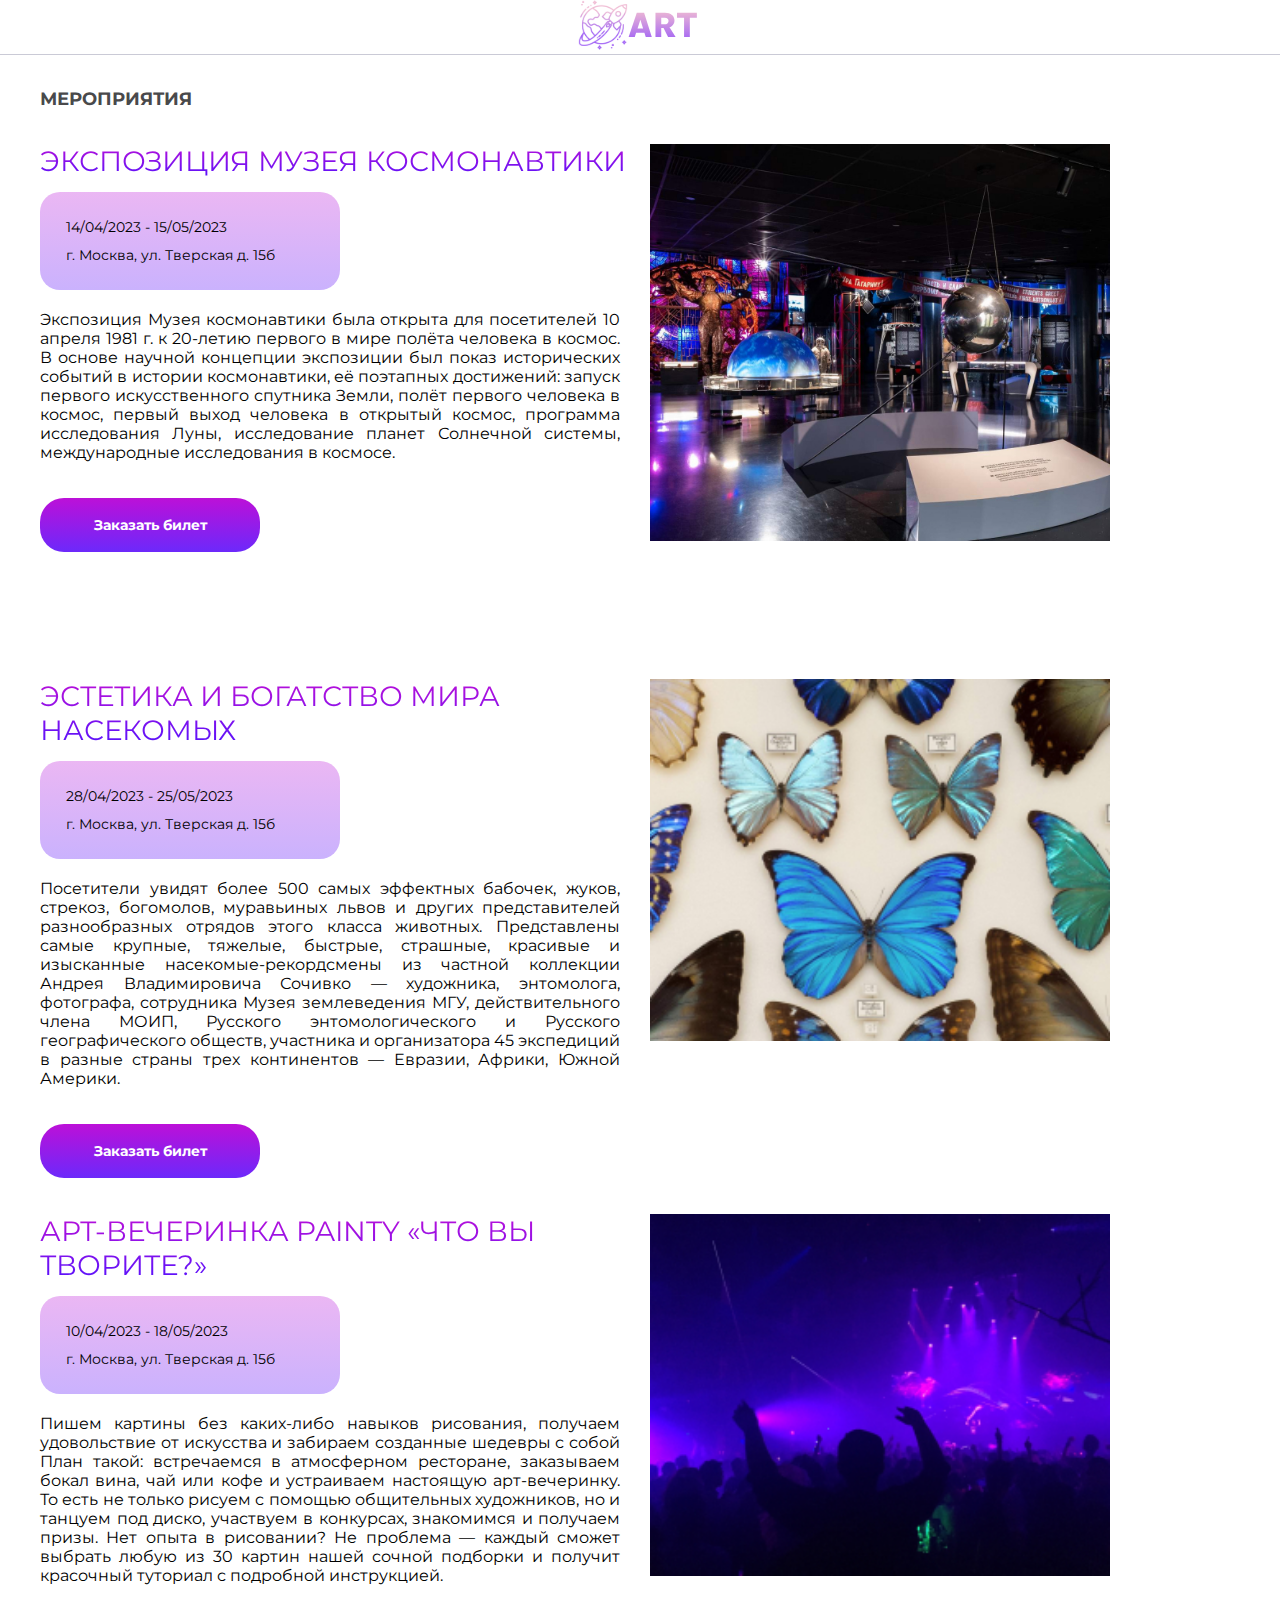
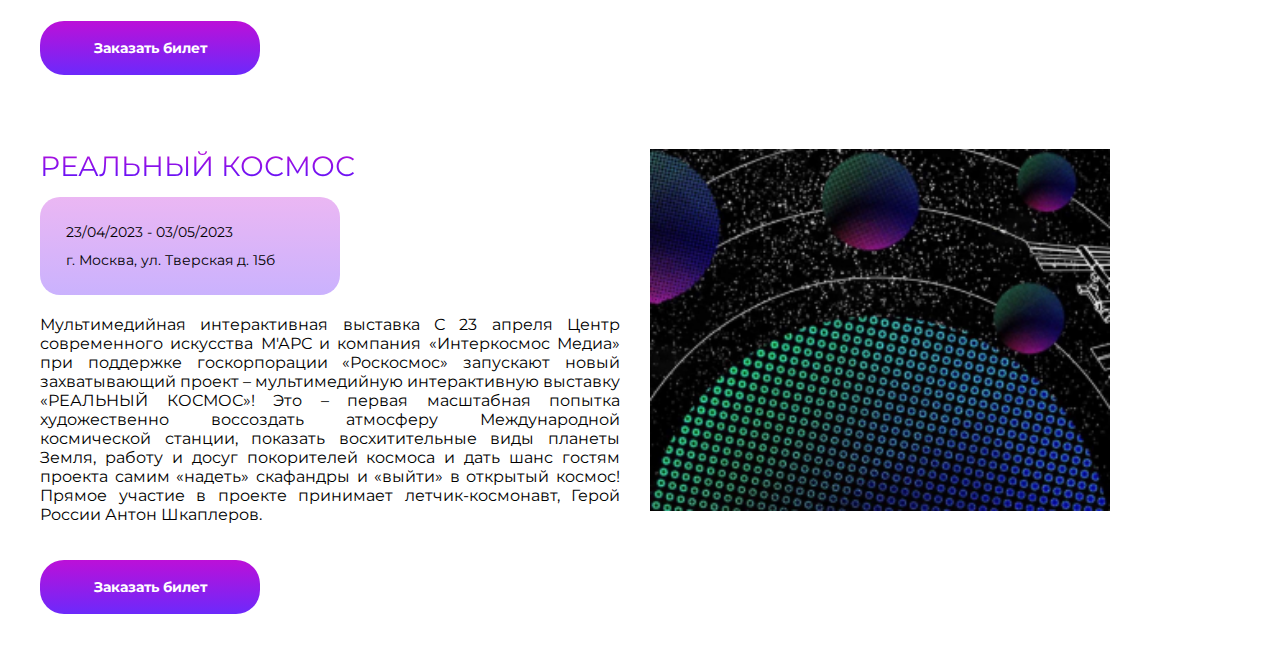
<file: event.html>
<!DOCTYPE html>
<html lang="ru">
<head>
    <meta charset="UTF-8">
    <meta http-equiv="X-UA-Compatible" content="IE=edge">
    <meta name="viewport" content="width=device-width, initial-scale=1.0">
    <title>ART</title>
    <link rel="preconnect" href="https://fonts.googleapis.com">
    <link rel="preconnect" href="https://fonts.gstatic.com" crossorigin>
    <link href="https://fonts.googleapis.com/css2?family=Inter:wght@700&family=Montserrat&family=Poppins&display=swap" rel="stylesheet">
    <link rel="stylesheet" href="css/event.css">
</head>
<body>
    <section>
        <header>
            <div class="logo">
                <a href="index.html"><img src="images/logo3.svg"></a>
            </div>
        </header>
        <div class="container">
            <h2>МЕРОПРИЯТИЯ</h2>
            <div class="events">
                <div class="event">
                    <p class="title">Экспозиция Музея космонавтики</p>
                    <div class="event__contacts">
                        <p class="contacts__date">14/04/2023 - 15/05/2023</p>
                        <p class="contacts__adress">г. Москва, ул. Тверская д. 15б</p>
                    </div>
                    <div class="event__text">
                        <p>Экспозиция Музея космонавтики была открыта для посетителей 10 апреля 1981 г. к 20-летию первого в мире полёта человека в космос. В основе научной концепции экспозиции был показ исторических событий в истории космонавтики, её поэтапных достижений: запуск первого искусственного спутника Земли, полёт первого человека в космос, первый выход человека в открытый космос, программа исследования Луны, исследование планет Солнечной системы, международные исследования в космосе.</p>
                    </div>  
                    <button class="buy-btn" onClick='location.href="ticket.html"'>Заказать билет</button>
                </div>
                <div class="event__img">
                    <img src="images/events1.jpg">
                </div>

                <div class="event">
                    <p class="title">Эстетика и богатство мира насекомых</p>
                    <div class="event__contacts">
                        <p class="contacts__date">28/04/2023 - 25/05/2023</p>
                        <p class="contacts__adress">г. Москва, ул. Тверская д. 15б</p>
                    </div>
                    <div class="event__text">
                        <p>Посетители увидят более 500 самых эффектных бабочек, жуков, стрекоз, богомолов, муравьиных львов и других представителей разнообразных отрядов этого класса животных. Представлены самые крупные, тяжелые, быстрые, страшные, красивые и изысканные насекомые-рекордсмены из частной коллекции Андрея Владимировича Сочивко — художника, энтомолога, фотографа, сотрудника Музея землеведения МГУ, действительного члена МОИП, Русского энтомологического и Русского географического обществ, участника и организатора 45 экспедиций в разные страны трех континентов — Евразии, Африки, Южной Америки. </p>
                    </div>  
                    <button class="buy-btn" onClick='location.href="ticket.html"'>Заказать билет</button>
                </div>
                <div class="event__img">
                    <img src="images/events2.jpg">
                </div>

                <div class="event">
                    <p class="title">Арт-вечеринка Painty «Что вы творите?»</p>
                    <div class="event__contacts">
                        <p class="contacts__date">10/04/2023 - 18/05/2023</p>
                        <p class="contacts__adress">г. Москва, ул. Тверская д. 15б</p>
                    </div>
                    <div class="event__text">
                        <p>Пишем картины без каких-либо навыков рисования, получаем удовольствие от искусства и забираем созданные шедевры с собой План такой: встречаемся в атмосферном ресторане, заказываем бокал вина, чай или кофе и устраиваем настоящую арт-вечеринку. То есть не только рисуем с помощью общительных художников, но и танцуем под диско, участвуем в конкурсах, знакомимся и получаем призы. Нет опыта в рисовании? Не проблема — каждый сможет выбрать любую из 30 картин нашей сочной подборки и получит красочный туториал с подробной инструкцией.</p>
                    </div>  
                    <button class="buy-btn" onClick='location.href="ticket.html"'>Заказать билет</button>
                </div>
                <div class="event__img">
                    <img src="images/events3.jpg">
                </div>

                <div class="event">
                    <p class="title">Реальный космос</p>
                    <div class="event__contacts">
                        <p class="contacts__date">23/04/2023 - 03/05/2023</p>
                        <p class="contacts__adress">г. Москва, ул. Тверская д. 15б</p>
                    </div>
                    <div class="event__text">
                        <p>Мультимедийная интерактивная выставка С 23 апреля Центр современного искусства М'АРС и компания «Интеркосмос Медиа» при поддержке госкорпорации «Роскосмос» запускают новый захватывающий проект – мультимедийную интерактивную выставку «РЕАЛЬНЫЙ КОСМОС»! Это – первая масштабная попытка художественно воссоздать атмосферу Международной космической станции, показать восхитительные виды планеты Земля, работу и досуг покорителей космоса и дать шанс гостям проекта самим «надеть» скафандры и «выйти» в открытый космос! Прямое участие в проекте принимает летчик-космонавт, Герой России Антон Шкаплеров. </p>
                    </div>  
                    <button class="buy-btn" onClick='location.href="ticket.html"'>Заказать билет</button>
                </div>
                <div class="event__img">
                    <img src="images/events4.jpg">
                </div>
            </div> 
          
        </div>
    </section>
</body>
</html>
</file>
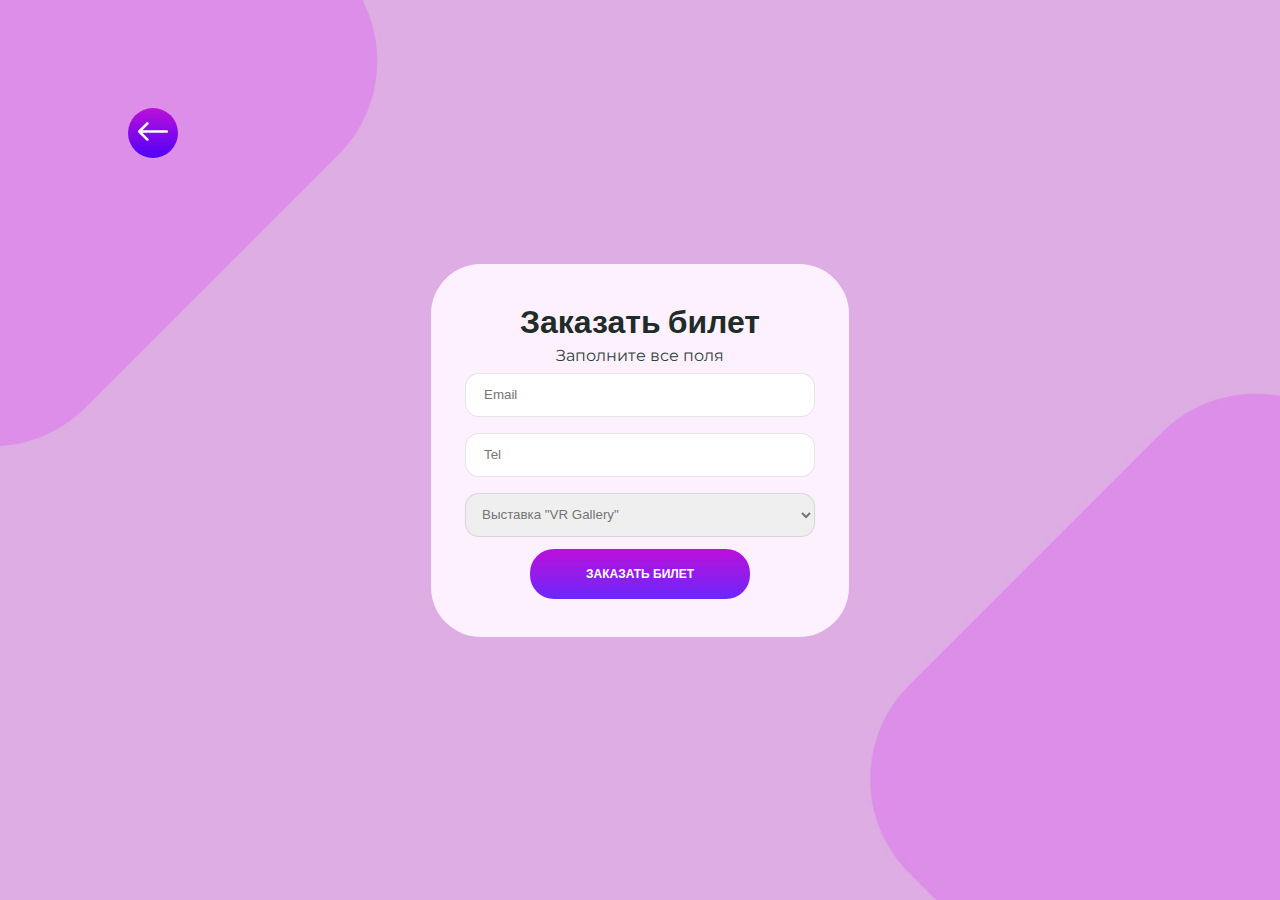
<file: ticket.html>
<!DOCTYPE html>
<html lang="ru">
<head>
    <meta charset="UTF-8">
    <meta http-equiv="X-UA-Compatible" content="IE=edge">
    <meta name="viewport" content="width=device-width, initial-scale=1.0">
    <title>ART</title>
    <link rel="preconnect" href="https://fonts.googleapis.com">
    <link rel="preconnect" href="https://fonts.gstatic.com" crossorigin>
    <link href="https://fonts.googleapis.com/css2?family=Inter:wght@700&family=Montserrat&family=Poppins&display=swap" rel="stylesheet">
    <link rel="stylesheet" href="css/ticket.css">
</head>
<body>
    <section>
        <button class="section__btn" onClick='location.href="index.html"'>
            <img src="images/Arrow.svg" class="btn__arrow">
        </button>

        <div class="container">
            <h2>Заказать билет</h2>
            <p>Заполните все поля</p>

            <form class="section__form">
                <input type="email" placeholder="Email" class="form__email">
                <input type="tel" placeholder="Tel" class="form__tel">
                <select class="form__select">
                    <option>Выставка "VR Gallery"</option>
                    <option>Выставка "Оптические среды"</option>
                    <option>Выставка "Games people play"</option>
                    <option>Мероприятие "Экспозиция Музея космонавтики"</option>
                    <option>Мероприятие "Эстетика мира насекомых"</option>
                    <option>Мероприятие "Арт-вечеринка Painty"</option>
                    <option>Мероприятие "Реальный космос"</option>
                </select>
                <button class="buy-btn">ЗАКАЗАТЬ БИЛЕТ</button>
            </form>
        </div>
    </section>
    <script src="ticket.js"></script>
</body>
</html>
</file>
<file: css/event.css>
html {
  box-sizing: border-box;
}

*,
*::before,
*::after {
  box-sizing: inherit;
  margin: 0;
  padding: 0;
  font-family: "Montserrat", sans-serif;
}

section {
  width: 100%;
  height: 100%;
}

header {
  display: flex;
  align-items: center;
  justify-content: center;
  border-bottom: 1px solid #CACAD6;
}

.container {
  max-width: 1220px;
  padding: 0 10px;
  margin: 0 auto;
}
.container h2 {
  font-size: 18px;
  line-height: 1.4;
  color: #49494b;
  margin: 32px 0;
}

.events {
  display: grid;
  grid-template-columns: repeat(2, 1fr);
  grid-template-rows: repeat(4, 1fr);
  gap: 20px;
}
.events .title {
  background: linear-gradient(180deg, #BC10D8 0%, rgba(80, 0, 250, 0.9294117647) 93.18%);
  -webkit-background-clip: text;
          background-clip: text;
  -webkit-text-fill-color: transparent;
  text-transform: uppercase;
  font-size: 28px;
  margin-bottom: 14px;
  margin-top: 0;
}
.events .event__text p {
  text-align: justify;
  margin: 20px 0;
  padding: 0 10px 0 0;
  font-size: 16px;
}
.events .event__img img {
  width: 460px;
  transition: all 1s ease;
}
.events .event__img img:hover {
  transform: scale(1.15);
}

.event__contacts {
  display: block;
  width: 300px;
  margin: 10px 0;
  border-radius: 20px;
  border: none;
  background: linear-gradient(180deg, rgba(188, 16, 216, 0.3) 0%, rgba(80, 0, 250, 0.3) 100%);
  padding: 26px;
  font-size: 14px;
}
.event__contacts .contacts__date {
  margin: 0 0 10px 0;
}

.buy-btn {
  cursor: pointer;
  width: 220px;
  height: 54px;
  background: linear-gradient(180deg, #BC10D8 0%, rgba(80, 0, 250, 0.84) 100%);
  border-radius: 24px;
  border: none;
  text-align: center;
  color: #fff;
  font-size: 14px;
  font-weight: bold;
  padding: 18px;
  margin: 16px 0;
}
.buy-btn:hover {
  background: linear-gradient(180deg, rgb(145, 8, 167) 0%, rgb(64, 1, 199) 100%);
}

@media (max-width: 1024px) {
  section {
    height: 100%;
  }
  .events {
    grid-template-columns: 1fr;
    grid-template-rows: repeat(8, 0.5fr);
    gap: 15px;
  }
  .events .event__text p {
    margin: 10px 0;
    padding: 0 5px 0 0;
    font-size: 12px;
  }
  .events .event__img img {
    max-width: 360px;
  }
}
@media (max-width: 440px) {
  .event {
    display: flex;
    align-items: center;
    flex-direction: column;
  }
  .event__img {
    margin: 0 auto;
  }
  .event__img img {
    width: 280px;
  }
}
</file>
<file: css/ticket.css>
html {
  box-sizing: border-box;
}

*,
*::before,
*::after {
  box-sizing: inherit;
  margin: 0;
  padding: 0;
}

a {
  color: inherit;
  text-decoration: none;
}

li {
  list-style: none;
}

img {
  max-width: 100%;
}

body {
  font-family: "Montserrat", sans-serif;
}

section {
  width: 100%;
  height: 100vh;
  background-image: url(../images/ticket-bg.jpg);
  background-position: center;
  background-repeat: no-repeat;
  background-size: cover;
  position: relative;
  display: flex;
  align-items: center;
  justify-content: center;
}

.section__btn {
  position: absolute;
  cursor: pointer;
  border: none;
  border-radius: 100%;
  width: 50px;
  height: 50px;
  left: 10%;
  top: 12%;
  background: linear-gradient(180deg, #BC10D8 0%, #5000FA 100%);
}
.section__btn .btn__arrow {
  width: 60%;
}
.section__btn:hover {
  background: linear-gradient(180deg, rgba(164, 14, 187, 0.8) 0%, rgba(74, 0, 233, 0.8) 100%);
}

.container {
  max-width: 700px;
  max-height: 700px;
  background-color: #FDF1FF;
  border: none;
  border-radius: 50px;
  padding: 34px;
}
.container h2 {
  font-family: "Poppins", sans-serif;
  color: #212B27;
  font-weight: bold;
  font-size: 32px;
  text-align: center;
}
.container p {
  color: #32403B;
  font-weight: normal;
  font-size: 16px;
  text-align: center;
}

.section__form {
  display: flex;
  flex-direction: column;
  align-items: center;
  justify-content: center;
}
.section__form input {
  width: 350px;
  height: 44px;
  padding: 18px;
  border: 1px solid rgba(0, 0, 0, 0.1);
  border-radius: 14px;
  margin: 8px 0;
  outline: none;
}
.section__form input:focus {
  border: 1px solid #BC10D8;
}
.section__form input:hover {
  background-color: #f3f3f3;
}
.section__form select {
  width: 350px;
  height: 44px;
  padding: 12px;
  border: 1px solid rgba(0, 0, 0, 0.1);
  border-radius: 14px;
  margin: 8px 0;
  color: #757575;
  outline: none;
}
.section__form select:focus {
  border: 1px solid #BC10D8;
}
.section__form select:hover {
  background-color: #f3f3f3;
}
.section__form .buy-btn {
  cursor: pointer;
  width: 220px;
  height: 50px;
  background: linear-gradient(180deg, #BC10D8 0%, rgba(80, 0, 250, 0.84) 100%);
  border-radius: 24px;
  border: none;
  text-align: center;
  color: #fff;
  font-size: 12px;
  font-weight: bold;
  padding: 18px;
  margin: 4px;
}
.section__form .buy-btn:hover {
  background: linear-gradient(180deg, rgb(145, 8, 167) 0%, rgb(64, 1, 199) 100%);
}

@media (max-width: 484px) {
  .section__btn {
    left: 8%;
  }
  .container {
    max-width: 460px;
    padding: 20px 30px;
  }
  .section__form {
    display: flex;
    flex-direction: column;
    align-items: center;
    justify-content: center;
  }
  .section__form input {
    width: 250px;
  }
  .section__form select {
    width: 250px;
  }
  .section__form .buy-btn {
    width: 150px;
  }
}
</file>
